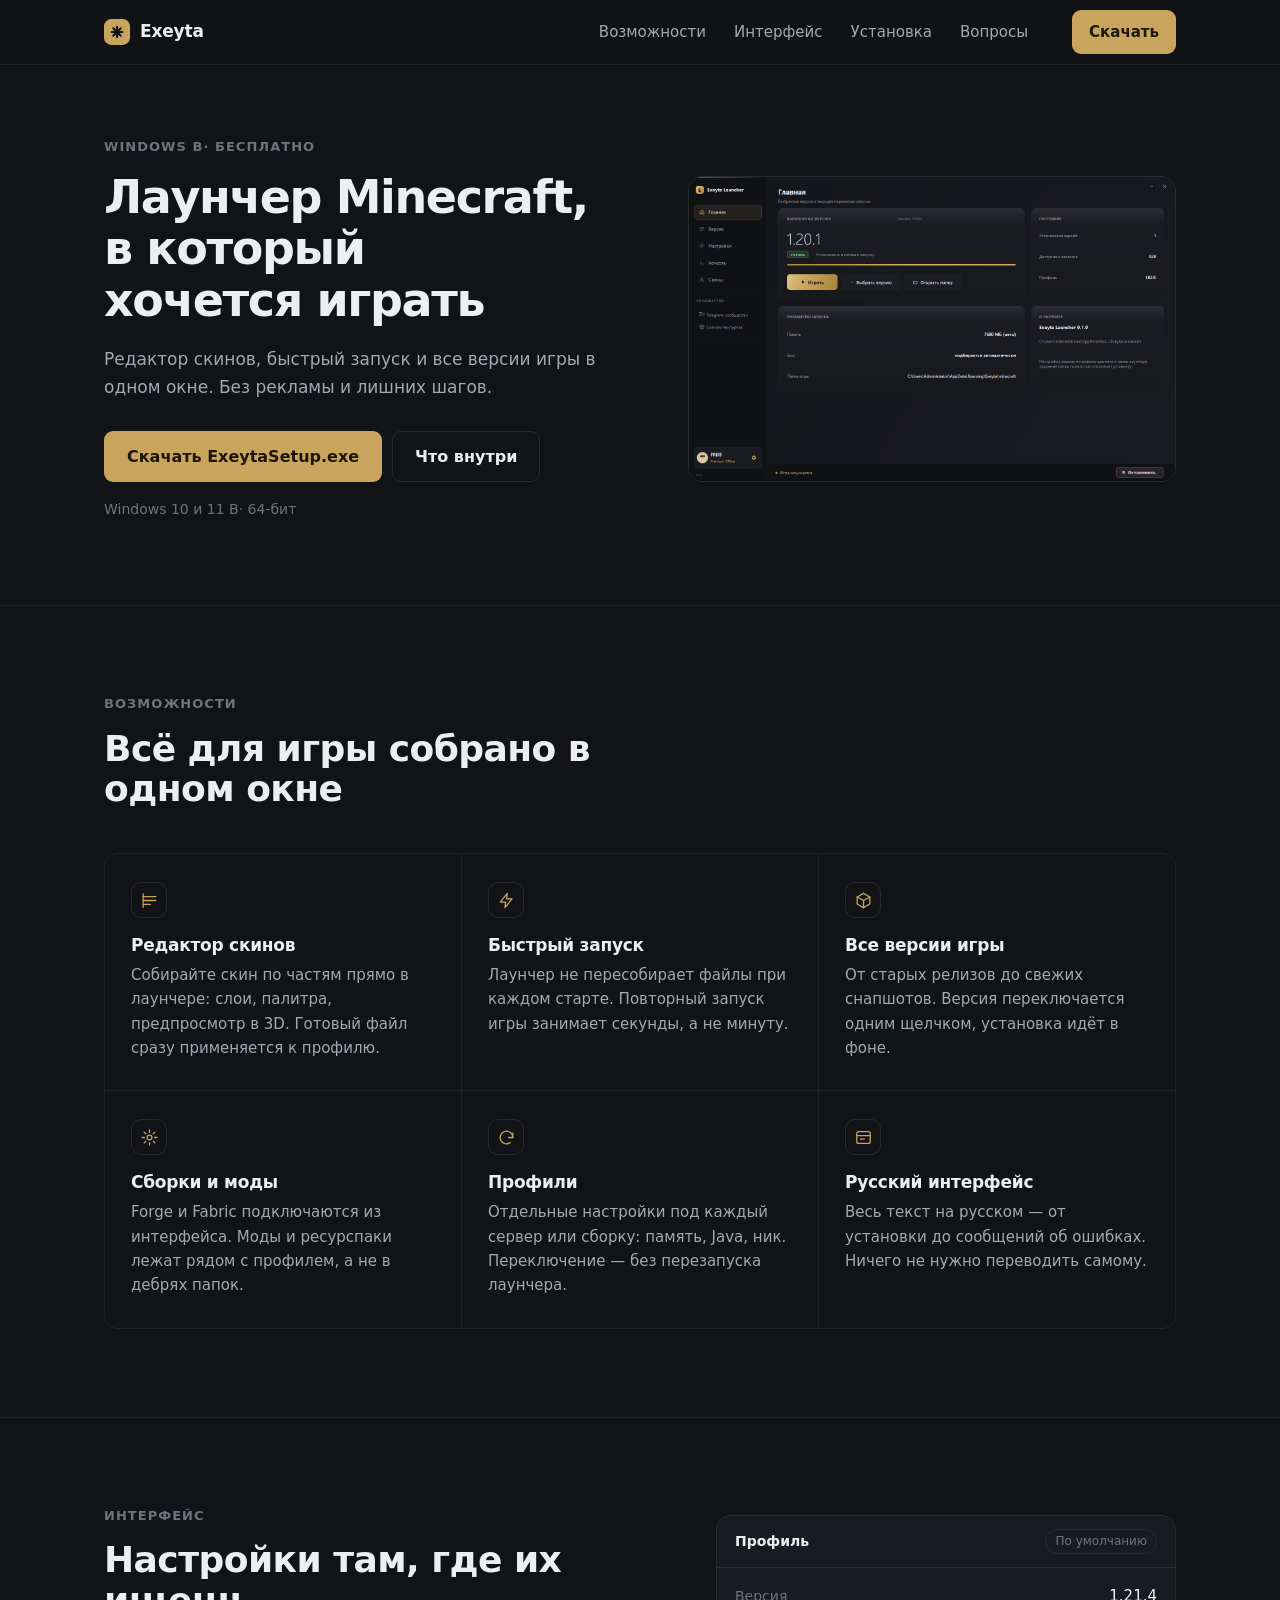
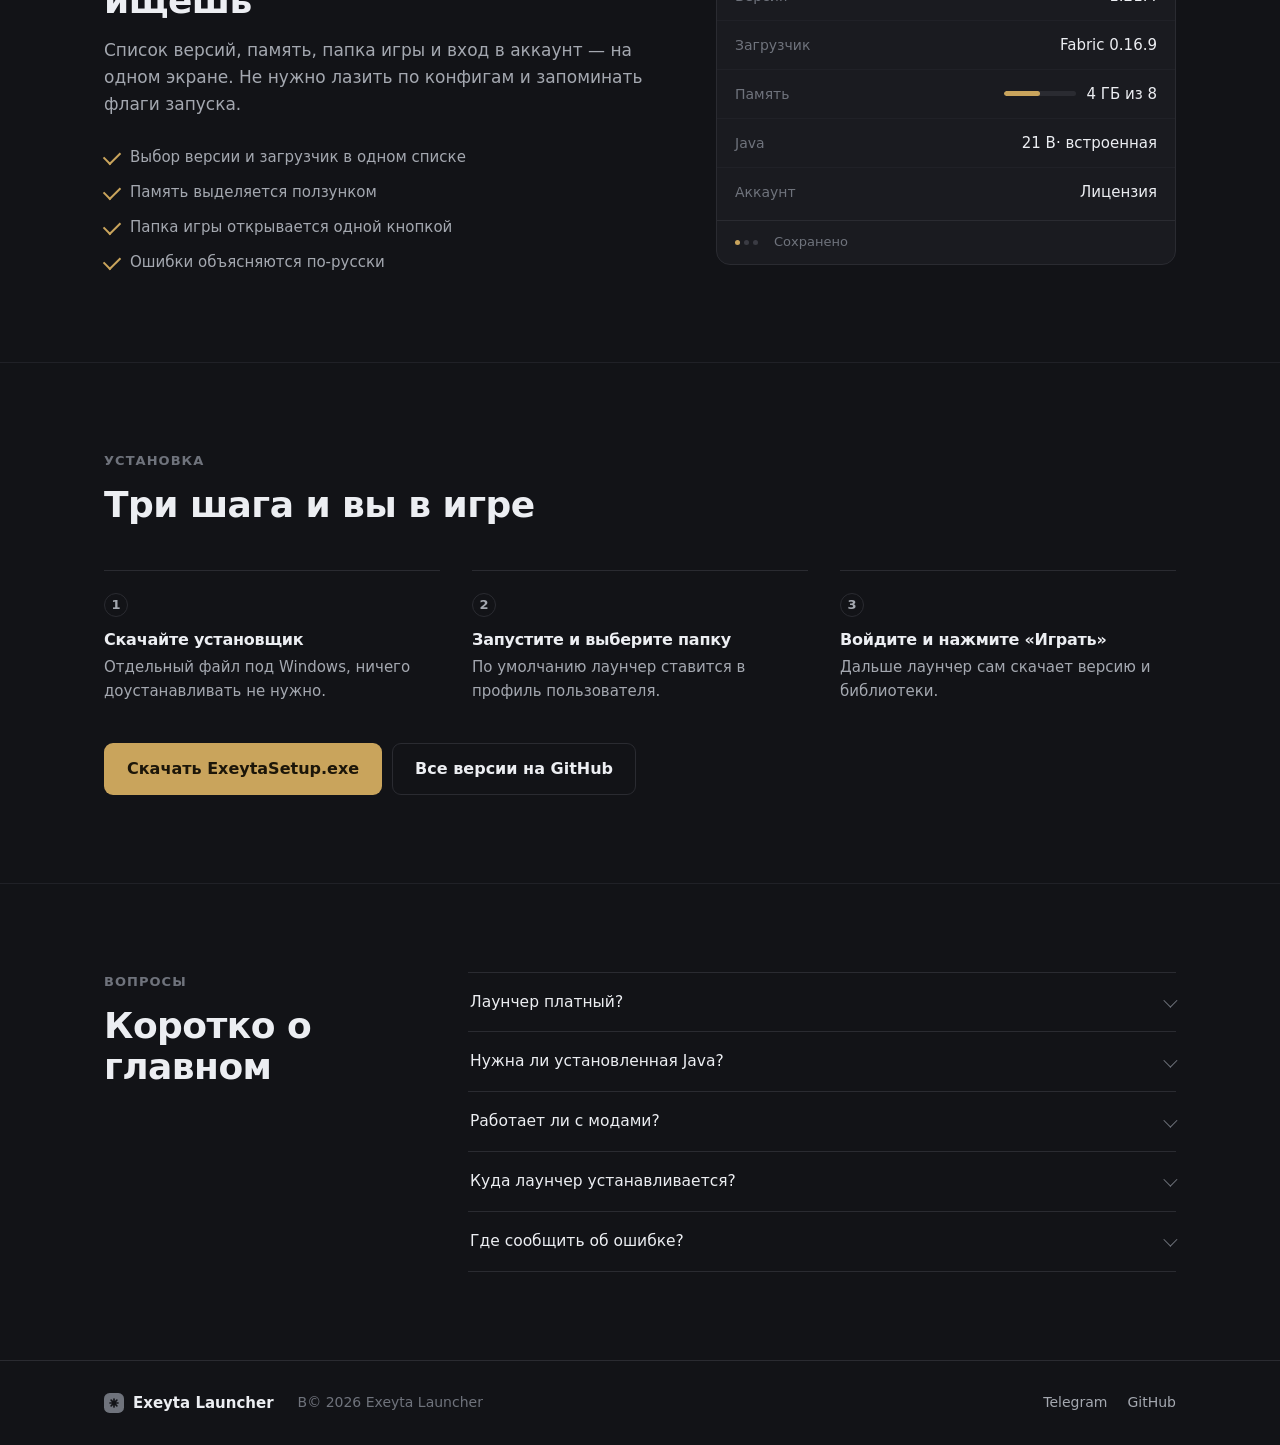
<file: index.html>
<!DOCTYPE html>
<html lang="ru">
<head>
  <meta charset="UTF-8" />
  <meta name="viewport" content="width=device-width, initial-scale=1" />
  <meta name="description" content="Exeyta Launcher — лаунчер Minecraft для Windows с редактором скинов и быстрым запуском игры." />
  <meta name="theme-color" content="#121317" />
  <meta name="color-scheme" content="dark" />
  <meta name="google-site-verification" content="S-ZU_tJ8VzQIzb7MxBhyv6R2FcTEi8RpM3qHMCzHUAI" />
  <meta name="keywords" content="Exeyta, Exeyta Launcher, лаунчер майнкрафт, скачать лаунчер майнкрафт, редактор скинов майнкрафт, быстрый запуск майнкрафт, лаунчер для майнкрафта, Minecraft launcher" />
  <meta name="author" content="Exeyta" />
  <title>Exeyta Launcher — лаунчер Minecraft с редактором скинов</title>
  <link rel="canonical" href="https://exeyta.github.io/" />
  <link rel="icon" type="image/svg+xml" href="assets/favicon.svg" />
  <link rel="apple-touch-icon" href="assets/favicon.svg" />
  <link rel="alternate" href="https://exeyta.github.io/" hreflang="ru" />
  <link rel="alternate" href="https://exeyta.github.io/" hreflang="en" />
  <meta property="og:type" content="website" />
  <meta property="og:url" content="https://exeyta.github.io/" />
  <meta property="og:title" content="Exeyta Launcher — лаунчер Minecraft с редактором скинов" />
  <meta property="og:description" content="Лаунчер Minecraft для Windows с редактором скинов и быстрым запуском." />
  <meta property="og:site_name" content="Exeyta Launcher" />
  <meta property="og:locale" content="ru_RU" />
  <meta property="og:image" content="https://exeyta.github.io/assets/launcher-ui.png" />
  <meta property="og:image:width" content="1200" />
  <meta property="og:image:height" content="630" />
  <meta property="og:image:type" content="image/svg+xml" />
  <meta name="twitter:card" content="summary_large_image" />
  <meta name="twitter:site" content="@exeyta" />
  <meta name="twitter:creator" content="@exeyta" />
  <meta name="twitter:title" content="Exeyta Launcher — лаунчер Minecraft" />
  <meta name="twitter:description" content="Лаунчер Minecraft с редактором скинов и быстрым запуском." />
  <meta name="twitter:image" content="https://exeyta.github.io/assets/launcher-ui.png" />
  <script type="application/ld+json">
    {
      "@context": "https://schema.org",
      "@type": ["Organization", "WebApplication"],
      "name": "Exeyta Launcher",
      "alternateName": "Exeyta",
      "url": "https://exeyta.github.io/",
      "logo": { "@type": "ImageObject", "url": "https://exeyta.github.io/assets/favicon.svg" },
      "image": "https://exeyta.github.io/assets/launcher-ui.png",
      "description": "Лаунчер Minecraft для Windows с редактором скинов и быстрым запуском.",
      "applicationCategory": "GameApplication",
      "operatingSystem": "Windows",
      "offers": { "@type": "Offer", "price": "0", "priceCurrency": "USD", "availability": "https://schema.org/InStock" },
      "sameAs": ["https://t.me/exeyta", "https://github.com/exeyta/exeyta-launcher"]
    }
  </script>
  <link rel="stylesheet" href="style.css" />
</head>
<body>


  <header class="site-header">
    <div class="wrap header-row">
      <a class="logo" href="#top" aria-label="Exeyta Launcher, на главную">
        <svg class="logo-mark" viewBox="0 0 32 32" aria-hidden="true">
          <rect width="32" height="32" rx="9" fill="currentColor" />
          <g stroke="#121317" stroke-width="2.6" stroke-linecap="round">
            <path d="M16 9.5v13M9.5 16h13M11.4 11.4l9.2 9.2M20.6 11.4l-9.2 9.2" />
          </g>
        </svg>
        <span>Exeyta</span>
      </a>

      <nav class="nav" aria-label="Разделы страницы">
        <a href="#features">Возможности</a>
        <a href="#screens">Интерфейс</a>
        <a href="#install">Установка</a>
        <a href="#faq">Вопросы</a>
      </nav>

      <div class="header-cta">
        <a class="btn btn-primary" href="https://github.com/exeyta/exeyta-launcher/releases/latest/download/ExeytaSetup.exe">Скачать</a>
        <button class="nav-toggle" type="button" id="nav-toggle" aria-expanded="false" aria-controls="nav-drawer" aria-label="Открыть меню">
          <span></span><span></span>
        </button>
      </div>
    </div>

    <div class="nav-drawer" id="nav-drawer" hidden>
      <a href="#features">Возможности</a>
      <a href="#screens">Интерфейс</a>
      <a href="#install">Установка</a>
      <a href="#faq">Вопросы</a>
      <a class="drawer-download" href="https://github.com/exeyta/exeyta-launcher/releases/latest/download/ExeytaSetup.exe">Скачать для Windows</a>
    </div>
  </header>

  <main id="top">
    <section class="hero">
      <div class="wrap hero-grid">
        <div class="hero-copy">
          <p class="eyebrow">Windows В· бесплатно</p>
          <h1>Лаунчер Minecraft, в который хочется играть</h1>
          <p class="lead">
            Редактор скинов, быстрый запуск и все версии игры в одном окне.
            Без рекламы и лишних шагов.
          </p>
          <div class="hero-actions">
            <a class="btn btn-primary btn-lg" href="https://github.com/exeyta/exeyta-launcher/releases/latest/download/ExeytaSetup.exe">
              Скачать ExeytaSetup.exe
            </a>
            <a class="btn btn-quiet btn-lg" href="#features">Что внутри</a>
          </div>
          <p class="hero-note">Windows 10 и 11 В· 64-бит</p>
        </div>

        <figure class="hero-shot">
          <img src="assets/launcher-ui.png" width="1440" height="900" alt="Главное окно Exeyta Launcher: выбранная версия, состояние профиля и параметры запуска" />
        </figure>
      </div>
    </section>

    <section class="section features" id="features">
      <div class="wrap">
        <header class="section-head">
          <p class="eyebrow">Возможности</p>
          <h2>Всё для игры собрано в одном окне</h2>
        </header>

        <div class="feature-grid">
          <article class="feature">
            <span class="feature-icon" aria-hidden="true">
              <svg viewBox="0 0 24 24" fill="none" stroke="currentColor" stroke-width="1.6" stroke-linecap="round" stroke-linejoin="round">
                <path d="M4 7h16M4 12h16M4 17h9" />
                <path d="M4 3.5v17" />
              </svg>
            </span>
            <h3>Редактор скинов</h3>
            <p>Собирайте скин по частям прямо в лаунчере: слои, палитра, предпросмотр в 3D. Готовый файл сразу применяется к профилю.</p>
          </article>

          <article class="feature">
            <span class="feature-icon" aria-hidden="true">
              <svg viewBox="0 0 24 24" fill="none" stroke="currentColor" stroke-width="1.6" stroke-linecap="round" stroke-linejoin="round">
                <path d="M13 3L4 14h7l-1 7 9-11h-7l1-7z" />
              </svg>
            </span>
            <h3>Быстрый запуск</h3>
            <p>Лаунчер не пересобирает файлы при каждом старте. Повторный запуск игры занимает секунды, а не минуту.</p>
          </article>

          <article class="feature">
            <span class="feature-icon" aria-hidden="true">
              <svg viewBox="0 0 24 24" fill="none" stroke="currentColor" stroke-width="1.6" stroke-linecap="round" stroke-linejoin="round">
                <path d="M12 3l8 4.5v9L12 21l-8-4.5v-9L12 3z" />
                <path d="M12 12l8-4.5M12 12v9M12 12L4 7.5" />
              </svg>
            </span>
            <h3>Все версии игры</h3>
            <p>От старых релизов до свежих снапшотов. Версия переключается одним щелчком, установка идёт в фоне.</p>
          </article>

          <article class="feature">
            <span class="feature-icon" aria-hidden="true">
              <svg viewBox="0 0 24 24" fill="none" stroke="currentColor" stroke-width="1.6" stroke-linecap="round" stroke-linejoin="round">
                <circle cx="12" cy="12" r="3" />
                <path d="M12 2.5v3M12 18.5v3M2.5 12h3M18.5 12h3M5.2 5.2l2.1 2.1M16.7 16.7l2.1 2.1M18.8 5.2l-2.1 2.1M7.3 16.7l-2.1 2.1" />
              </svg>
            </span>
            <h3>Сборки и моды</h3>
            <p>Forge и Fabric подключаются из интерфейса. Моды и ресурспаки лежат рядом с профилем, а не в дебрях папок.</p>
          </article>

          <article class="feature">
            <span class="feature-icon" aria-hidden="true">
              <svg viewBox="0 0 24 24" fill="none" stroke="currentColor" stroke-width="1.6" stroke-linecap="round" stroke-linejoin="round">
                <path d="M20 12a8 8 0 10-3.2 6.4" />
                <path d="M20 6.5V12h-5.5" />
              </svg>
            </span>
            <h3>Профили</h3>
            <p>Отдельные настройки под каждый сервер или сборку: память, Java, ник. Переключение — без перезапуска лаунчера.</p>
          </article>

          <article class="feature">
            <span class="feature-icon" aria-hidden="true">
              <svg viewBox="0 0 24 24" fill="none" stroke="currentColor" stroke-width="1.6" stroke-linecap="round" stroke-linejoin="round">
                <rect x="3.5" y="4.5" width="17" height="15" rx="2.5" />
                <path d="M3.5 9.5h17M8 14h5" />
              </svg>
            </span>
            <h3>Русский интерфейс</h3>
            <p>Весь текст на русском — от установки до сообщений об ошибках. Ничего не нужно переводить самому.</p>
          </article>
        </div>
      </div>
    </section>


    <section class="section screens" id="screens">
      <div class="wrap screens-grid">
        <div class="screens-copy">
          <p class="eyebrow">Интерфейс</p>
          <h2>Настройки там, где их ищешь</h2>
          <p class="lead">
            Список версий, память, папка игры и вход в аккаунт — на одном экране.
            Не нужно лазить по конфигам и запоминать флаги запуска.
          </p>
          <ul class="check-list">
            <li>Выбор версии и загрузчик в одном списке</li>
            <li>Память выделяется ползунком</li>
            <li>Папка игры открывается одной кнопкой</li>
            <li>Ошибки объясняются по-русски</li>
          </ul>
        </div>

        <div class="settings-card" role="img" aria-label="Пример экрана настроек профиля: версия 1.21.4, загрузчик Fabric, 4 ГБ памяти">
          <div class="settings-head">
            <span>Профиль</span>
            <span class="settings-tag">По умолчанию</span>
          </div>

          <dl class="settings-rows">
            <div class="settings-row">
              <dt>Версия</dt>
              <dd>1.21.4</dd>
            </div>
            <div class="settings-row">
              <dt>Загрузчик</dt>
              <dd>Fabric 0.16.9</dd>
            </div>
            <div class="settings-row">
              <dt>Память</dt>
              <dd>
                <span class="meter" aria-hidden="true"><i style="width: 50%"></i></span>
                4 ГБ из 8
              </dd>
            </div>
            <div class="settings-row">
              <dt>Java</dt>
              <dd>21 В· встроенная</dd>
            </div>
            <div class="settings-row">
              <dt>Аккаунт</dt>
              <dd>Лицензия</dd>
            </div>
          </dl>

          <div class="settings-foot">
            <span class="dots" aria-hidden="true"><i></i><i></i><i></i></span>
            <span>Сохранено</span>
          </div>
        </div>
      </div>
    </section>

    <section class="section install" id="install">
      <div class="wrap">
        <header class="section-head">
          <p class="eyebrow">Установка</p>
          <h2>Три шага и вы в игре</h2>
        </header>

        <ol class="steps">
          <li>
            <span class="step-num">1</span>
            <h3>Скачайте установщик</h3>
            <p>Отдельный файл под Windows, ничего доустанавливать не нужно.</p>
          </li>
          <li>
            <span class="step-num">2</span>
            <h3>Запустите и выберите папку</h3>
            <p>По умолчанию лаунчер ставится в профиль пользователя.</p>
          </li>
          <li>
            <span class="step-num">3</span>
            <h3>Войдите и нажмите «Играть»</h3>
            <p>Дальше лаунчер сам скачает версию и библиотеки.</p>
          </li>
        </ol>

        <div class="install-cta">
          <a class="btn btn-primary btn-lg" href="https://github.com/exeyta/exeyta-launcher/releases/latest/download/ExeytaSetup.exe">
            Скачать ExeytaSetup.exe
          </a>
          <a class="btn btn-quiet btn-lg" href="https://github.com/exeyta/exeyta-launcher/releases" target="_blank" rel="noopener noreferrer">
            Все версии на GitHub
          </a>
        </div>
      </div>
    </section>


    <section class="section faq" id="faq">
      <div class="wrap faq-grid">
        <header class="section-head faq-head">
          <p class="eyebrow">Вопросы</p>
          <h2>Коротко о главном</h2>
        </header>

        <div class="faq-list">
          <details>
            <summary>Лаунчер платный?</summary>
            <p>Нет. Скачивание и использование бесплатны, аккаунт Microsoft или Mojang нужен только для входа в игру.</p>
          </details>
          <details>
            <summary>Нужна ли установленная Java?</summary>
            <p>Нет, лаунчер использует встроенную среду выполнения. Свою Java можно указать в настройках профиля.</p>
          </details>
          <details>
            <summary>Работает ли с модами?</summary>
            <p>Да. Forge и Fabric подключаются из интерфейса, моды кладутся в папку выбранного профиля.</p>
          </details>
          <details>
            <summary>Куда лаунчер устанавливается?</summary>
            <p>По умолчанию в профиль пользователя, но папку можно выбрать вручную при установке.</p>
          </details>
          <details>
            <summary>Где сообщить об ошибке?</summary>
            <p>В <a href="https://github.com/exeyta/exeyta-launcher/issues" target="_blank" rel="noopener noreferrer">issues на GitHub</a> или в <a href="https://t.me/exeyta" target="_blank" rel="noopener noreferrer">Telegram</a>.</p>
          </details>
        </div>
      </div>
    </section>
  </main>

  <footer class="site-footer">
    <div class="wrap footer-row">
      <div class="footer-brand">
        <svg class="logo-mark" viewBox="0 0 32 32" aria-hidden="true">
          <rect width="32" height="32" rx="9" fill="currentColor" />
          <g stroke="#121317" stroke-width="2.6" stroke-linecap="round">
            <path d="M16 9.5v13M9.5 16h13M11.4 11.4l9.2 9.2M20.6 11.4l-9.2 9.2" />
          </g>
        </svg>
        <span>Exeyta Launcher</span>
      </div>
      <p class="footer-copy">В© <span id="year">2026</span> Exeyta Launcher</p>
      <nav class="footer-links" aria-label="Ссылки проекта">
        <a href="https://t.me/exeyta" target="_blank" rel="noopener noreferrer">Telegram</a>
        <a href="https://github.com/exeyta/exeyta-launcher" target="_blank" rel="noopener noreferrer">GitHub</a>
      </nav>
    </div>
  </footer>

  <div class="easter" id="easter" hidden>
    <div class="easter-box" role="dialog" aria-modal="true" aria-labelledby="easter-title">
      <button class="easter-close" type="button" data-easter-close aria-label="Закрыть">
        <svg viewBox="0 0 24 24" fill="none" stroke="currentColor" stroke-width="1.8" stroke-linecap="round" aria-hidden="true"><path d="M6 6l12 12M18 6L6 18" /></svg>
      </button>
      <h2 class="visually-hidden" id="easter-title">Пасхалка</h2>
      <p class="easter-digits">67</p>
      <p class="easter-text">Покажите этот экран в чате <a href="https://t.me/ouroptions" target="_blank" rel="noopener noreferrer">@ouroptions</a></p>
    </div>
  </div>

  <script src="script.js"></script>
</body>
</html>
</file>
<file: style.css>
:root {
  --bg: #121317;
  --bg-raise: #1a1b20;
  --bg-sunk: #0e0f12;
  --line: #2a2b31;
  --line-soft: #202127;
  --text: #eceef2;
  --text-soft: #a4a8b0;
  --text-faint: #6f737c;
  --accent: #c9a45c;
  --radius: 14px;
  --radius-sm: 9px;
  --wrap: 1120px;
  --ease: 180ms ease;
  --font: "Inter", system-ui, -apple-system, "Segoe UI", Roboto, sans-serif;
}

* { box-sizing: border-box; margin: 0; padding: 0; }

html {
  scroll-behavior: smooth;
  scroll-padding-top: 76px;
  -webkit-text-size-adjust: 100%;
}

body {
  min-height: 100vh;
  font-family: var(--font);
  font-size: 16px;
  line-height: 1.6;
  color: var(--text);
  background: var(--bg);
  -webkit-font-smoothing: antialiased;
}

img, svg { display: block; max-width: 100%; }
a { color: inherit; text-decoration: none; }
button { font: inherit; color: inherit; background: none; border: none; cursor: pointer; }
h1, h2, h3 { line-height: 1.12; letter-spacing: -0.015em; font-weight: 650; }

:focus-visible {
  outline: 2px solid var(--accent);
  outline-offset: 3px;
  border-radius: 4px;
}

.visually-hidden {
  position: absolute; width: 1px; height: 1px;
  margin: -1px; padding: 0; overflow: hidden;
  clip: rect(0 0 0 0); white-space: nowrap; border: 0;
}

.wrap {
  width: 100%;
  max-width: var(--wrap);
  margin: 0 auto;
  padding: 0 24px;
}

/* ---------- header ---------- */

.site-header {
  position: sticky;
  top: 0;
  z-index: 40;
  background: rgba(18, 19, 23, 0.88);
  backdrop-filter: blur(10px);
  border-bottom: 1px solid var(--line-soft);
}

.header-row {
  display: flex;
  align-items: center;
  gap: 24px;
  height: 64px;
}

.logo {
  display: flex;
  align-items: center;
  gap: 10px;
  font-weight: 600;
  font-size: 1.0625rem;
  letter-spacing: -0.01em;
  flex-shrink: 0;
}

.logo-mark {
  width: 26px;
  height: 26px;
  color: var(--accent);
  flex-shrink: 0;
}

.nav {
  display: flex;
  gap: 4px;
  margin-left: auto;
}

.nav a {
  padding: 7px 12px;
  border-radius: var(--radius-sm);
  font-size: 0.9375rem;
  color: var(--text-soft);
  transition: color var(--ease), background var(--ease);
}

.nav a:hover { color: var(--text); background: var(--bg-raise); }

.header-cta {
  display: flex;
  align-items: center;
  gap: 8px;
  margin-left: 8px;
}

.nav-toggle {
  display: none;
  width: 38px;
  height: 38px;
  border: 1px solid var(--line);
  border-radius: var(--radius-sm);
  padding: 0 9px;
  flex-direction: column;
  justify-content: center;
  gap: 5px;
}

.nav-toggle span {
  display: block;
  height: 2px;
  background: var(--text-soft);
  border-radius: 1px;
  transition: transform var(--ease), opacity var(--ease);
}

.nav-toggle[aria-expanded="true"] span:first-child { transform: translateY(3.5px) rotate(45deg); }
.nav-toggle[aria-expanded="true"] span:last-child { transform: translateY(-3.5px) rotate(-45deg); }

.nav-drawer {
  display: none;
  flex-direction: column;
  gap: 2px;
  padding: 8px 24px 16px;
  border-top: 1px solid var(--line-soft);
}

.nav-drawer[hidden] { display: none; }

.nav-drawer a {
  padding: 11px 4px;
  font-size: 0.9375rem;
  color: var(--text-soft);
  border-bottom: 1px solid var(--line-soft);
}

.nav-drawer a:last-child { border-bottom: 0; }


/* ---------- buttons ---------- */

.btn {
  display: inline-flex;
  align-items: center;
  justify-content: center;
  gap: 8px;
  padding: 9px 16px;
  border-radius: var(--radius-sm);
  border: 1px solid transparent;
  font-size: 0.9375rem;
  font-weight: 550;
  white-space: nowrap;
  transition: background var(--ease), border-color var(--ease), color var(--ease);
}

.btn-primary {
  background: var(--accent);
  color: #1c1609;
}

.btn-primary:hover { background: #d8b56e; }

.btn-quiet {
  background: transparent;
  border-color: var(--line);
  color: var(--text);
}

.btn-quiet:hover { border-color: #3a3b43; background: var(--bg-raise); }

.btn-lg { padding: 12px 22px; font-size: 1rem; }

/* ---------- shared section bits ---------- */

.section { padding: 88px 0; }
.section + .section { border-top: 1px solid var(--line-soft); }

.features,
.screens,
.install,
.faq { scroll-margin-top: 76px; }

.eyebrow {
  font-size: 0.8125rem;
  font-weight: 550;
  letter-spacing: 0.08em;
  text-transform: uppercase;
  color: var(--text-faint);
  margin-bottom: 14px;
}

.section-head {
  max-width: 620px;
  margin-bottom: 44px;
}

.section-head h2 {
  font-size: clamp(1.6rem, 1rem + 1.9vw, 2.25rem);
}

.section-head h2 + p { margin-top: 14px; }

.lead {
  color: var(--text-soft);
  font-size: 1.0625rem;
  max-width: 52ch;
}

/* ---------- hero ---------- */

.hero {
  padding: 72px 0 84px;
  border-bottom: 1px solid var(--line-soft);
}

.hero-grid {
  display: grid;
  grid-template-columns: minmax(0, 1.08fr) minmax(0, 1fr);
  gap: 56px;
  align-items: center;
}

.hero-copy h1 {
  font-size: clamp(2rem, 1.1rem + 2.4vw, 2.875rem);
  margin-bottom: 20px;
  letter-spacing: -0.03em;
  text-wrap: balance;
}

.hero-actions {
  display: flex;
  flex-wrap: wrap;
  gap: 10px;
  margin: 30px 0 16px;
}

.hero-note {
  font-size: 0.875rem;
  color: var(--text-faint);
}

.hero-shot {
  border: 1px solid var(--line);
  border-radius: var(--radius);
  overflow: hidden;
  background: var(--bg-sunk);
  line-height: 0;
}

.hero-shot img { width: 100%; height: auto; }

/* ---------- features ---------- */

.feature-grid {
  display: grid;
  grid-template-columns: repeat(3, minmax(0, 1fr));
  gap: 1px;
  background: var(--line-soft);
  border: 1px solid var(--line-soft);
  border-radius: var(--radius);
  overflow: hidden;
}

.feature {
  background: var(--bg);
  padding: 28px 26px 30px;
}

.feature-icon {
  display: inline-flex;
  align-items: center;
  justify-content: center;
  width: 36px;
  height: 36px;
  margin-bottom: 18px;
  border: 1px solid var(--line);
  border-radius: 10px;
  color: var(--accent);
}

.feature-icon svg { width: 19px; height: 19px; }

.feature h3 {
  font-size: 1.0625rem;
  font-weight: 600;
  margin-bottom: 8px;
}

.feature p {
  font-size: 0.9375rem;
  color: var(--text-soft);
  line-height: 1.62;
}


/* ---------- screens / settings preview ---------- */

.screens-grid {
  display: grid;
  grid-template-columns: minmax(0, 1fr) minmax(0, 460px);
  gap: 64px;
  align-items: center;
}

.screens-copy h2 {
  font-size: clamp(1.6rem, 1rem + 1.9vw, 2.25rem);
  margin-bottom: 16px;
}

.check-list {
  margin-top: 26px;
  display: grid;
  gap: 11px;
  list-style: none;
}

.check-list li {
  position: relative;
  padding-left: 26px;
  font-size: 0.9375rem;
  color: var(--text-soft);
}

.check-list li::before {
  content: "";
  position: absolute;
  left: 0;
  top: 0.42em;
  width: 14px;
  height: 8px;
  border-left: 2px solid var(--accent);
  border-bottom: 2px solid var(--accent);
  transform: rotate(-45deg);
}

.settings-card {
  background: var(--bg-raise);
  border: 1px solid var(--line);
  border-radius: var(--radius);
  overflow: hidden;
  font-size: 0.9375rem;
}

.settings-head,
.settings-row,
.settings-foot {
  display: flex;
  align-items: center;
  justify-content: space-between;
  gap: 16px;
}

.settings-head {
  padding: 13px 18px;
  border-bottom: 1px solid var(--line);
  font-weight: 550;
  font-size: 0.875rem;
}

.settings-tag {
  font-size: 0.75rem;
  font-weight: 500;
  color: var(--text-faint);
  border: 1px solid var(--line);
  border-radius: 100px;
  padding: 2px 9px;
}

.settings-rows { padding: 4px 0; }

.settings-row {
  padding: 12px 18px;
  border-bottom: 1px solid var(--line-soft);
}

.settings-row:last-child { border-bottom: 0; }

.settings-row dt { color: var(--text-faint); font-size: 0.875rem; }

.settings-row dd {
  display: flex;
  align-items: center;
  gap: 10px;
  font-variant-numeric: tabular-nums;
  color: var(--text);
}

.meter {
  display: inline-block;
  width: 72px;
  height: 5px;
  border-radius: 3px;
  background: #2a2b31;
  overflow: hidden;
}

.meter i {
  display: block;
  height: 100%;
  background: var(--accent);
  border-radius: 3px;
}

.settings-foot {
  padding: 11px 18px;
  border-top: 1px solid var(--line);
  font-size: 0.8125rem;
  color: var(--text-faint);
  justify-content: flex-start;
}

.dots { display: inline-flex; gap: 4px; }

.dots i {
  width: 5px;
  height: 5px;
  border-radius: 50%;
  background: #3a3b43;
}

.dots i:first-child { background: var(--accent); }


/* ---------- install steps ---------- */

.steps {
  display: grid;
  grid-template-columns: repeat(3, minmax(0, 1fr));
  gap: 32px;
  list-style: none;
}

.steps li { border-top: 1px solid var(--line); padding-top: 20px; }

.step-num {
  display: inline-flex;
  align-items: center;
  justify-content: center;
  width: 24px;
  height: 24px;
  margin-bottom: 14px;
  border-radius: 50%;
  border: 1px solid var(--line);
  font-size: 0.8125rem;
  font-weight: 600;
  color: var(--text-soft);
  font-variant-numeric: tabular-nums;
}

.steps h3 { font-size: 1rem; font-weight: 600; margin-bottom: 6px; }

.steps p { font-size: 0.9375rem; color: var(--text-soft); line-height: 1.6; }

.install-cta {
  display: flex;
  flex-wrap: wrap;
  gap: 10px;
  margin-top: 40px;
}

/* ---------- faq ---------- */

.faq-grid {
  display: grid;
  grid-template-columns: minmax(0, 300px) minmax(0, 1fr);
  gap: 64px;
}

.faq-head { margin-bottom: 0; }

.faq-list { border-top: 1px solid var(--line); }

.faq-list details { border-bottom: 1px solid var(--line); }

.faq-list summary {
  display: flex;
  align-items: center;
  justify-content: space-between;
  gap: 16px;
  padding: 17px 2px;
  font-size: 0.9688rem;
  font-weight: 500;
  cursor: pointer;
  list-style: none;
}

.faq-list summary::-webkit-details-marker { display: none; }

.faq-list summary::after {
  content: "";
  flex-shrink: 0;
  width: 9px;
  height: 9px;
  border-right: 1.5px solid var(--text-faint);
  border-bottom: 1.5px solid var(--text-faint);
  transform: rotate(45deg) translateY(-2px);
  transition: transform var(--ease);
}

.faq-list details[open] summary::after { transform: rotate(-135deg) translateY(-2px); }

.faq-list p {
  padding: 0 32px 18px 2px;
  font-size: 0.9375rem;
  color: var(--text-soft);
  line-height: 1.65;
  max-width: 62ch;
}

.faq-list p a { color: var(--accent); border-bottom: 1px solid transparent; }
.faq-list p a:hover { border-bottom-color: currentColor; }


/* ---------- footer ---------- */

.site-footer {
  border-top: 1px solid var(--line);
  padding: 30px 0;
}

.footer-row {
  display: flex;
  align-items: center;
  flex-wrap: wrap;
  gap: 16px 24px;
}

.footer-brand {
  display: flex;
  align-items: center;
  gap: 9px;
  font-size: 0.9375rem;
  font-weight: 550;
}

.footer-brand .logo-mark { width: 20px; height: 20px; color: var(--text-faint); }

.footer-copy {
  font-size: 0.875rem;
  color: var(--text-faint);
  margin-right: auto;
}

.footer-links { display: flex; gap: 20px; }

.footer-links a {
  font-size: 0.875rem;
  color: var(--text-soft);
  transition: color var(--ease);
}

.footer-links a:hover { color: var(--text); }

/* ---------- easter egg ---------- */

.easter {
  position: fixed;
  inset: 0;
  z-index: 60;
  display: flex;
  align-items: center;
  justify-content: center;
  padding: 24px;
  background: rgba(10, 11, 13, 0.82);
  backdrop-filter: blur(6px);
}

.easter[hidden] { display: none; }

.easter-box {
  position: relative;
  width: 100%;
  max-width: 340px;
  padding: 44px 28px 32px;
  text-align: center;
  background: var(--bg-raise);
  border: 1px solid var(--line);
  border-radius: var(--radius);
}

.easter-close {
  position: absolute;
  top: 12px;
  right: 12px;
  width: 30px;
  height: 30px;
  display: grid;
  place-items: center;
  border-radius: var(--radius-sm);
  color: var(--text-faint);
  transition: color var(--ease), background var(--ease);
}

.easter-close:hover { color: var(--text); background: var(--bg-sunk); }
.easter-close svg { width: 16px; height: 16px; }

.easter-digits {
  font-size: 4rem;
  font-weight: 700;
  line-height: 1;
  color: var(--accent);
  font-variant-numeric: tabular-nums;
  letter-spacing: -0.04em;
  margin-bottom: 16px;
}

.easter-text {
  font-size: 0.9375rem;
  color: var(--text-soft);
}

.easter-text a { color: var(--accent); }


/* ---------- responsive ---------- */

@media (max-width: 960px) {
  .hero-grid,
  .screens-grid {
    grid-template-columns: minmax(0, 1fr);
    gap: 40px;
  }

  .hero { padding: 52px 0 60px; }
  .hero-shot { order: 2; }

  .feature-grid { grid-template-columns: repeat(2, minmax(0, 1fr)); }

  .steps { grid-template-columns: minmax(0, 1fr); gap: 26px; }

  .faq-grid { grid-template-columns: minmax(0, 1fr); gap: 28px; }

  .screens-grid .settings-card { max-width: 460px; }
}

@media (max-width: 760px) {
  .nav { display: none; }
  .header-cta { margin-left: auto; }
  .nav-toggle { display: flex; }
  .nav-drawer { display: flex; }
  .site-header { position: sticky; }
  .logo span { font-size: 1rem; }

  .section { padding: 60px 0; }
  .section-head { margin-bottom: 32px; }
  .hero-copy h1 br { display: none; }
  .hero-actions .btn { flex: 1 1 auto; }
  .footer-row { gap: 12px; }
  .footer-copy { order: 3; width: 100%; margin-right: 0; }
  .footer-links { margin-left: auto; }
}

@media (max-width: 420px) {
  .header-cta .btn-primary { padding: 9px 13px; font-size: 0.9rem; }
  .header-row { gap: 12px; }
}

@media (max-width: 560px) {
  .wrap { padding: 0 18px; }
  .feature-grid { grid-template-columns: minmax(0, 1fr); }
  .feature { padding: 24px 20px 26px; }
  .hero-actions { flex-direction: column; align-items: stretch; }
  .install-cta { flex-direction: column; align-items: stretch; }
  .settings-row { padding: 11px 14px; }
  .settings-head, .settings-foot { padding-left: 14px; padding-right: 14px; }
  .faq-list p { padding-right: 0; }
}

@media (prefers-reduced-motion: reduce) {
  html { scroll-behavior: auto; }
  *, *::before, *::after {
    animation-duration: 0.01ms !important;
    transition-duration: 0.01ms !important;
  }
}

.drawer-download { color: var(--accent) !important; font-weight: 550; }
</file>
